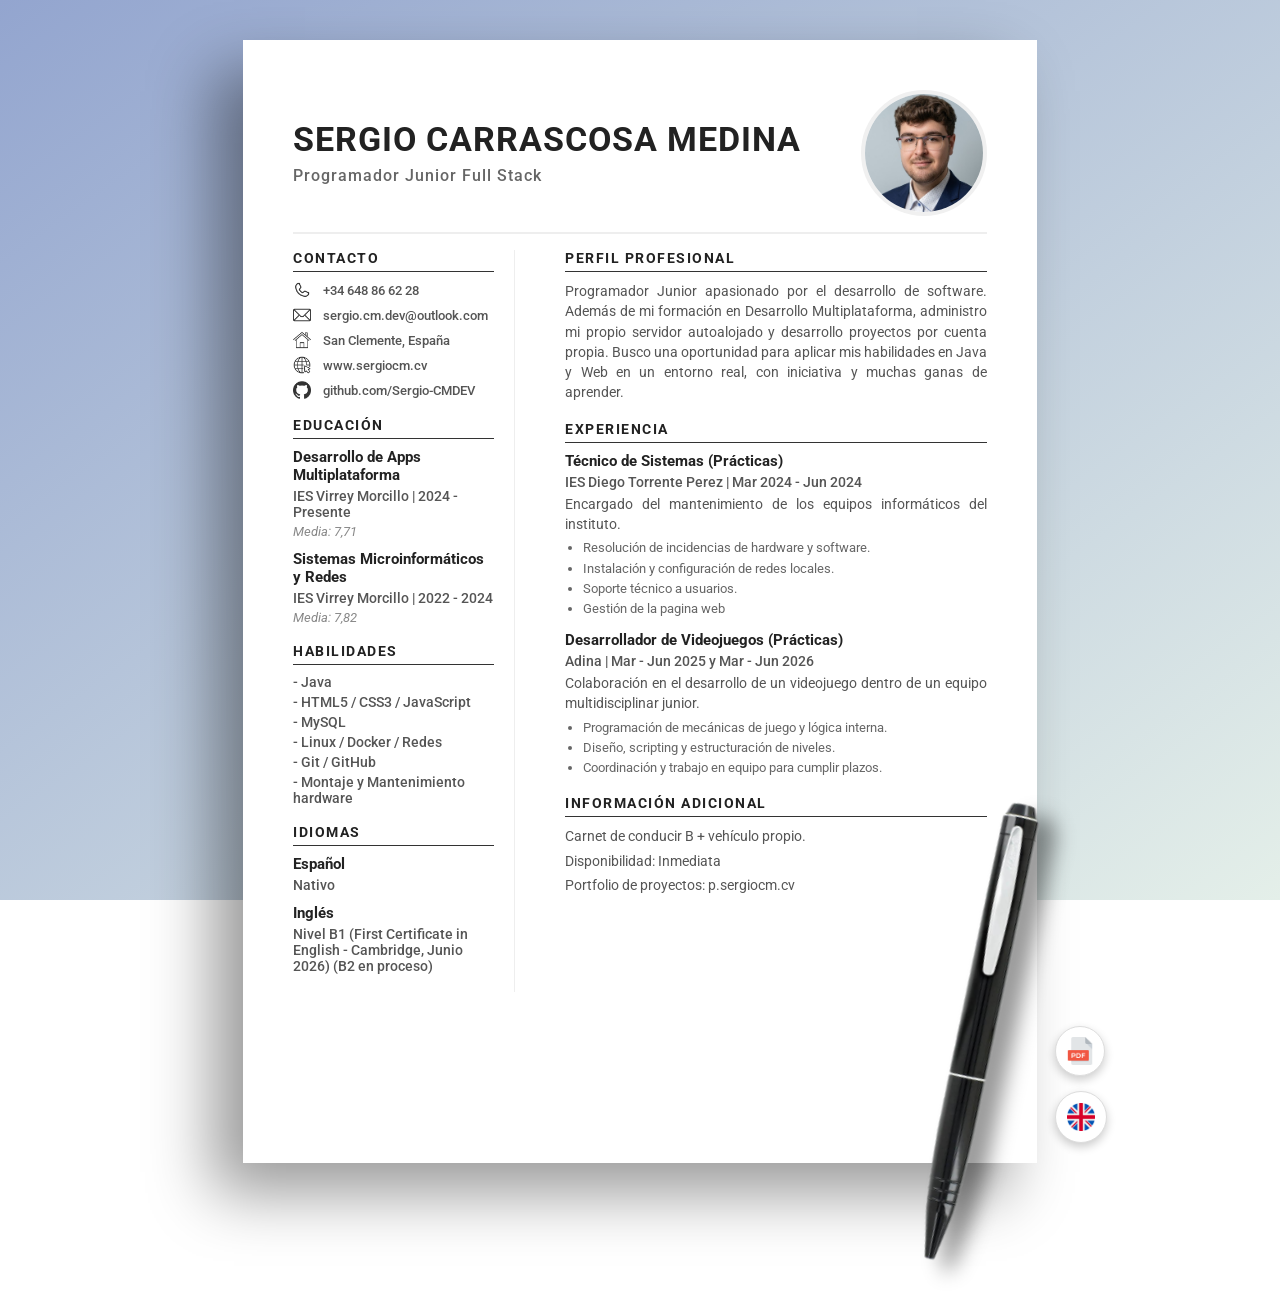
<file: index.html>
<!DOCTYPE html>
<html lang="es">
  <head>
    <meta charset="UTF-8">
    <title>Sergio Carrascosa | Programador Junior Full Stack</title>
    <meta name="description" content="CV de Sergio Carrascosa, programador junior Full Stack especializado en Java, desarrollo web y aplicaciones multiplataforma. Experiencia y formación.">
    <meta name="viewport" content="width=device-width, initial-scale=1.0">
    <link rel="icon" href="icons/favicon.ico" type="image/x-icon">
    <link rel="apple-touch-icon" href="icons/favicon.ico">
    <link rel="manifest" href="manifest.webmanifest">
    <meta name="theme-color" content="#ffffff">
    <link rel="canonical" href="https://sergiocm.cv/">
    <link rel="alternate" hreflang="es" href="https://sergiocm.cv/">
    <link rel="alternate" hreflang="en" href="https://sergiocm.cv/english.html">
    <link rel="alternate" hreflang="x-default" href="https://sergiocm.cv/">
    <link rel="preload" as="image" href="pfp.jpg" fetchpriority="high">
    <link rel="preconnect" href="https://fonts.googleapis.com">
    <link rel="preconnect" href="https://fonts.gstatic.com" crossorigin>
    <link href="https://fonts.googleapis.com/css2?family=Roboto:wght@400;500;700&display=swap" rel="stylesheet">
    <link rel="stylesheet" href="style.css">
    <meta property="og:type" content="profile">
    <meta property="og:title" content="Sergio Carrascosa | Programador Junior Full Stack">
    <meta property="og:description" content="CV de Sergio Carrascosa, programador junior Full Stack especializado en Java, desarrollo web y aplicaciones multiplataforma.">
    <meta property="og:url" content="https://sergiocm.cv/">
    <meta property="og:image" content="https://sergiocm.cv/pfp.jpg">
    <meta property="og:image:alt" content="Foto de perfil de Sergio Carrascosa">
    <meta property="og:locale" content="es_ES">
    <meta property="og:locale:alternate" content="en_GB">
    <meta name="twitter:card" content="summary_large_image">
    <meta name="twitter:title" content="Sergio Carrascosa | Programador Junior Full Stack">
    <meta name="twitter:description" content="CV de Sergio Carrascosa, programador junior Full Stack especializado en Java y desarrollo web.">
    <meta name="twitter:image" content="https://sergiocm.cv/pfp.jpg">
    <script type="application/ld+json">
      {
        "@context": "https://schema.org",
        "@type": "ProfilePage",
        "name": "CV de Sergio Carrascosa",
        "url": "https://sergiocm.cv/",
        "inLanguage": "es",
        "datePublished": "2026-07-24",
        "dateModified": "2026-09-15",
        "author": {
          "@type": "Person",
          "name": "Sergio Carrascosa Medina",
          "url": "https://sergiocm.cv/"
        },
        "mainEntity": {
          "@type": "Person",
          "name": "Sergio Carrascosa Medina",
          "jobTitle": "Programador Junior Full Stack",
          "url": "https://sergiocm.cv/",
          "image": "https://sergiocm.cv/pfp.jpg",
          "email": "mailto:sergio.cm.dev@outlook.com",
          "sameAs": [
            "https://github.com/Sergio-CMDEV",
            "https://p.sergiocm.cv"
          ],
          "knowsAbout": [
            "Java",
            "HTML5",
            "CSS3",
            "JavaScript",
            "MySQL",
            "Linux",
            "Docker",
            "Git"
          ]
        }
      }
    </script>
  </head>
  <body>

    <div class="hoja-folio">
      
      <header class="encabezado">
        <div>

          <h1 class="nombre">Sergio Carrascosa Medina</h1>

          <p class="subtitulo">Programador Junior Full Stack</p>

        </div>
        <img class="foto" src="pfp.jpg" width="118" height="118" alt="Foto de perfil" fetchpriority="high">
      </header>

      <div class="separador"></div>

      <main class="grid-cv">
        
        <div class="col-izq">
          
          <section class="bloque">
            <h2>CONTACTO</h2>
            <div class="contacto-fila"><img src="icons/telefono.png" alt="Teléfono"> +34 648 86 62 28</div>
            <div class="contacto-fila"><img src="icons/email.png" alt="Correo electrónico"> sergio.cm.dev@outlook.com</div>
            <div class="contacto-fila"><img src="icons/home.png" alt="Ubicación"> San Clemente, España</div>
            <div class="contacto-fila"><img src="icons/web.png" alt="Sitio web"> <a href="/" target="_blank">www.sergiocm.cv</a></div>
            <div class="contacto-fila"><img src="icons/github.png" alt="GitHub"> <a href="https://github.com/Sergio-CMDEV" target="_blank">github.com/Sergio-CMDEV</a></div>
          </section>

          <section class="bloque">
            <h2>EDUCACIÓN</h2>
            
            <div class="item">
              <p class="negrita">Desarrollo de Apps Multiplataforma</p>
              <p class="gris">IES Virrey Morcillo | 2024 - Presente</p>
              <p class="gris-claro">Media: 7,71</p>
            </div>

            <div class="item">
              <p class="negrita">Sistemas Microinformáticos y Redes</p>
              <p class="gris">IES Virrey Morcillo | 2022 - 2024</p>
              <p class="gris-claro">Media: 7,82</p>

            </div>
          </section>

          <section class="bloque">
            <h2>Habilidades</h2>
            <p class="gris">- Java</p>
            <p class="gris">- HTML5 / CSS3 / JavaScript</p>
            <p class="gris">- MySQL</p>
            <p class="gris">- Linux / Docker / Redes</p>
            <p class="gris">- Git / GitHub</p>
            <p class="gris">- Montaje y Mantenimiento hardware</p>
          </section>

          <section class="bloque">
            <h2>IDIOMAS</h2>
            <div class="item">
              <p class="negrita">Español</p>
              <p class="gris">Nativo</p>
            </div>
            <div class="item">
              <p class="negrita">Inglés</p>
              <p class="gris">Nivel B1 (First Certificate in English - Cambridge, Junio 2026) (B2 en proceso)</p>
            </div>
          </section>

        </div>

        <div class="col-der">
          
          <section class="bloque">
            <h2>PERFIL PROFESIONAL</h2>
            <p class="texto">
              Programador Junior apasionado por el desarrollo de software. Además de mi formación en Desarrollo
              Multiplataforma, administro mi propio servidor autoalojado y desarrollo proyectos por cuenta propia.
              Busco una oportunidad para aplicar mis habilidades en Java y Web en un entorno real, con iniciativa
              y muchas ganas de aprender.
            </p>
          </section>

          <section class="bloque">
            <h2>EXPERIENCIA</h2>
            
            <div class="item">
              <p class="negrita">Técnico de Sistemas (Prácticas)</p>
              <p class="gris">IES Diego Torrente Perez | Mar 2024 - Jun 2024</p>
              <p class="texto">
                Encargado del mantenimiento de los equipos informáticos del instituto.</p>
              <ul class="lista">
                <li>Resolución de incidencias de hardware y software.</li>
                <li>Instalación y configuración de redes locales.</li>
                <li>Soporte técnico a usuarios.</li>
                <li>Gestión de la pagina web</li>
              </ul>
            </div>

            <div class="item">
              <p class="negrita">Desarrollador de Videojuegos (Prácticas)</p>
              <p class="gris">Adina | Mar - Jun 2025 y Mar - Jun 2026</p>
              <p class="texto">
                Colaboración en el desarrollo de un videojuego dentro de un equipo multidisciplinar junior.
              </p>
              <ul class="lista">
                <li>Programación de mecánicas de juego y lógica interna.</li>
                <li>Diseño, scripting y estructuración de niveles.</li>
                <li>Coordinación y trabajo en equipo para cumplir plazos.</li>
              </ul>
            </div>
          </section>

          <section class="bloque">
            <h2>INFORMACIÓN ADICIONAL</h2>
            <p class="texto">Carnet de conducir B + vehículo propio.</p>
            <p class="texto">Disponibilidad: Inmediata</p>
            <p class="texto">Portfolio de proyectos: <a href="https://p.sergiocm.cv" target="_blank">p.sergiocm.cv</a></p>
          </section>
        </div>
      </main>

      <footer>
        <div class="botones">
        <button class="btn-circular" onclick="window.print()" aria-label="Imprimir CV">
          <img src="icons/pdf.png" alt="">
        </button>
        <a class="btn-circular" href="english.html" aria-label="Ver CV en inglés">
          <img src="icons/reino-unido.png" alt="English">
        </a>
        </div>

        <img class="boli" src="lapiz.png" loading="lazy" decoding="async" alt="">
      </footer>

    </div>
  </body>
</html>
</file>
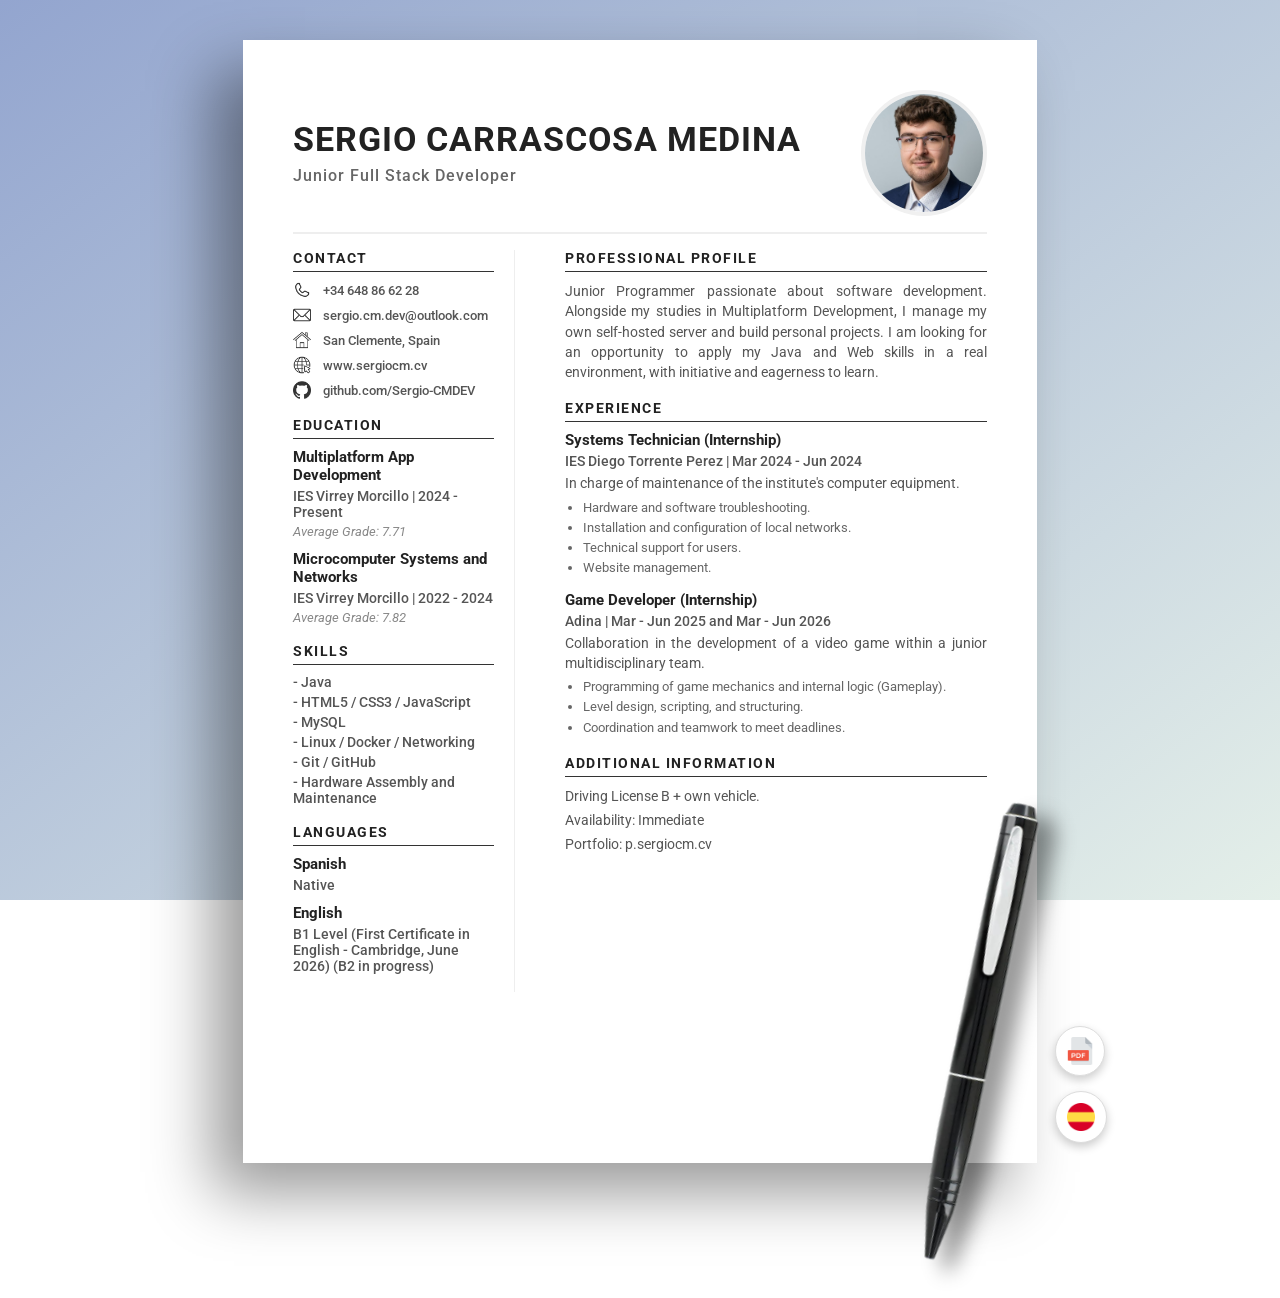
<file: english.html>
<!DOCTYPE html>
<html lang="en">
  <head>
    <meta charset="UTF-8">
    <title>Sergio Carrascosa | Junior Full Stack Developer CV</title>
    <meta name="description" content="CV of Sergio Carrascosa, junior Full Stack developer specialized in Java, web development and multiplatform applications. See my experience and education.">
    <meta name="viewport" content="width=device-width, initial-scale=1.0">
    <link rel="icon" href="icons/favicon.ico" type="image/x-icon">
    <link rel="apple-touch-icon" href="icons/favicon.ico">
    <link rel="manifest" href="manifest.webmanifest">
    <meta name="theme-color" content="#ffffff">
    <link rel="canonical" href="https://sergiocm.cv/english.html">
    <link rel="alternate" hreflang="es" href="https://sergiocm.cv/">
    <link rel="alternate" hreflang="en" href="https://sergiocm.cv/english.html">
    <link rel="alternate" hreflang="x-default" href="https://sergiocm.cv/">
    <link rel="preload" as="image" href="pfp.jpg" fetchpriority="high">
    <link rel="preconnect" href="https://fonts.googleapis.com">
    <link rel="preconnect" href="https://fonts.gstatic.com" crossorigin>
    <link href="https://fonts.googleapis.com/css2?family=Roboto:wght@400;500;700&display=swap" rel="stylesheet">
    <link rel="stylesheet" href="style.css">
    <meta property="og:type" content="profile">
    <meta property="og:title" content="Sergio Carrascosa | Junior Full Stack Developer CV">
    <meta property="og:description" content="CV of Sergio Carrascosa, junior Full Stack developer specialized in Java, web development and multiplatform applications.">
    <meta property="og:url" content="https://sergiocm.cv/english.html">
    <meta property="og:image" content="https://sergiocm.cv/pfp.jpg">
    <meta property="og:image:alt" content="Profile photo of Sergio Carrascosa">
    <meta property="og:locale" content="en_GB">
    <meta property="og:locale:alternate" content="es_ES">
    <meta name="twitter:card" content="summary_large_image">
    <meta name="twitter:title" content="Sergio Carrascosa | Junior Full Stack Developer CV">
    <meta name="twitter:description" content="CV of Sergio Carrascosa, junior Full Stack developer specialized in Java and web development.">
    <meta name="twitter:image" content="https://sergiocm.cv/pfp.jpg">
    <script type="application/ld+json">
      {
        "@context": "https://schema.org",
        "@type": "ProfilePage",
        "name": "Sergio Carrascosa CV",
        "url": "https://sergiocm.cv/english.html",
        "inLanguage": "en",
        "datePublished": "2026-07-24",
        "dateModified": "2026-09-15",
        "author": {
          "@type": "Person",
          "name": "Sergio Carrascosa Medina",
          "url": "https://sergiocm.cv/english.html"
        },
        "mainEntity": {
          "@type": "Person",
          "name": "Sergio Carrascosa Medina",
          "jobTitle": "Junior Full Stack Developer",
          "url": "https://sergiocm.cv/english.html",
          "image": "https://sergiocm.cv/pfp.jpg",
          "email": "mailto:sergio.cm.dev@outlook.com",
          "sameAs": [
            "https://github.com/Sergio-CMDEV",
            "https://p.sergiocm.cv"
          ],
          "knowsAbout": [
            "Java",
            "HTML5",
            "CSS3",
            "JavaScript",
            "MySQL",
            "Linux",
            "Docker",
            "Git"
          ]
        }
      }
    </script>
  </head>
  <body>

    <div class="hoja-folio">
      
      <header class="encabezado">
        <div>
          <h1 class="nombre">Sergio Carrascosa Medina</h1>
          <p class="subtitulo">Junior Full Stack Developer</p>
        </div>
        <img class="foto" src="pfp.jpg" width="118" height="118" alt="Profile Photo" fetchpriority="high">
      </header>

      <div class="separador"></div>

      <main class="grid-cv">
        
        <div class="col-izq">
          
          <section class="bloque">
            <h2>CONTACT</h2>
            <div class="contacto-fila"><img src="icons/telefono.png" alt="Phone"> +34 648 86 62 28</div>
            <div class="contacto-fila"><img src="icons/email.png" alt="Email"> sergio.cm.dev@outlook.com</div>
            <div class="contacto-fila"><img src="icons/home.png" alt="Location"> San Clemente, Spain</div>
            <div class="contacto-fila"><img src="icons/web.png" alt="Website"> <a href="/" target="_blank">www.sergiocm.cv</a></div>
            <div class="contacto-fila"><img src="icons/github.png" alt="GitHub"> <a href="https://github.com/Sergio-CMDEV" target="_blank">github.com/Sergio-CMDEV</a></div>
          </section>

          <section class="bloque">
            <h2>EDUCATION</h2>
            
            <div class="item">
              <p class="negrita">Multiplatform App Development</p>
              <p class="gris">IES Virrey Morcillo | 2024 - Present</p>
              <p class="gris-claro">Average Grade: 7.71</p>
            </div>

            <div class="item">
              <p class="negrita">Microcomputer Systems and Networks</p>
              <p class="gris">IES Virrey Morcillo | 2022 - 2024</p>
              <p class="gris-claro">Average Grade: 7.82</p>
            </div>
          </section>

          <section class="bloque">
            <h2>SKILLS</h2>
            <p class="gris">- Java</p>
            <p class="gris">- HTML5 / CSS3 / JavaScript</p>
            <p class="gris">- MySQL</p>
            <p class="gris">- Linux / Docker / Networking</p>
            <p class="gris">- Git / GitHub</p>
            <p class="gris">- Hardware Assembly and Maintenance</p>
          </section>

          <section class="bloque">
            <h2>LANGUAGES</h2>
            <div class="item">
              <p class="negrita">Spanish</p>
              <p class="gris">Native</p>
            </div>
            <div class="item">
              <p class="negrita">English</p>
              <p class="gris">B1 Level (First Certificate in English - Cambridge, June 2026) (B2 in progress)</p>
            </div>
          </section>

        </div>

        <div class="col-der">
          
          <section class="bloque">
            <h2>PROFESSIONAL PROFILE</h2>
            <p class="texto">
              Junior Programmer passionate about software development. Alongside my studies in Multiplatform Development, I manage my own self-hosted server and build personal projects. I am looking for an opportunity to apply my Java and Web skills in a real environment, with initiative and eagerness to learn.
            </p>
          </section>

          <section class="bloque">
            <h2>EXPERIENCE</h2>
            
            <div class="item">
              <p class="negrita">Systems Technician (Internship)</p>
              <p class="gris">IES Diego Torrente Perez | Mar 2024 - Jun 2024</p>
              <p class="texto">
                In charge of maintenance of the institute's computer equipment.
              </p>
              <ul class="lista">
                <li>Hardware and software troubleshooting.</li>
                <li>Installation and configuration of local networks.</li>
                <li>Technical support for users.</li>
                <li>Website management.</li>
              </ul>
            </div>

            <div class="item">
              <p class="negrita">Game Developer (Internship)</p>
              <p class="gris">Adina | Mar - Jun 2025 and Mar - Jun 2026</p>
              <p class="texto">
                Collaboration in the development of a video game within a junior multidisciplinary team.
              </p>
              <ul class="lista">
                <li>Programming of game mechanics and internal logic (Gameplay).</li>
                <li>Level design, scripting, and structuring.</li>
                <li>Coordination and teamwork to meet deadlines.</li>
              </ul>
            </div>
          </section>

          <section class="bloque">
            <h2>ADDITIONAL INFORMATION</h2>
            <p class="texto">Driving License B + own vehicle.</p>
            <p class="texto">Availability: Immediate</p>
            <p class="texto">Portfolio: <a href="https://p.sergiocm.cv" target="_blank">p.sergiocm.cv</a></p>
          </section>
        </div>
      </main>

      <footer>
        <div class="botones">
        <button class="btn-circular" onclick="window.print()" aria-label="Print CV">
          <img src="icons/pdf.png" alt="">
        </button>
        <a class="btn-circular" href="index.html" aria-label="View CV in Spanish">
          <img src="icons/espana.png" alt="Spanish"> </a>
        </div>

        <img class="boli" src="lapiz.png" loading="lazy" decoding="async" alt="">
      </footer>

    </div>
  </body>
</html>
</file>
<file: style.css>
/* --- BASE --- */
body {
  margin: 0;
  padding: 40px 0;
  font-family: 'Roboto', sans-serif;
  background: linear-gradient(to bottom right, #93a5cf 0%, #e4efe9 100%);
  background-attachment: fixed;
  background-size: cover;
  min-height: 100vh;
  overflow-x: hidden; 
}
h1, h2, p { margin: 0; }

/* --- FOLIO --- */
.hoja-folio {
  background: white;
  width: 90%;
  max-width: 21cm;
  min-height: 29.7cm;
  margin: 0 auto;
  padding: 50px;
  box-shadow: -30px 30px 60px rgba(0,0,0,0.4);
  position: relative;
  box-sizing: border-box;
}

/* --- ENCABEZADO --- */
.encabezado {
  display: flex;
  justify-content: space-between;
  align-items: center;
  margin-bottom: 16px;
}

.nombre {
  font-size: 34px; 
  text-transform: uppercase;
  color: #222;
  letter-spacing: 1px;
  line-height: 1.1;
}

.subtitulo {
  font-size: 16px;
  color: #666;
  margin-top: 8px;
  letter-spacing: 1px;
  font-weight: 500;
}

.foto {
  width: 118px;
  height: 118px;
  border-radius: 50%;
  object-fit: cover;
  border: 4px solid #f0f0f0; 
  margin-left: 20px;
  flex-shrink: 0; 
}

.separador {
  border-bottom: 2px solid #eee;
  margin-bottom: 16px;
}

/* --- ESTRUCTURA --- */
.grid-cv {
  display: grid;
  grid-template-columns: 32% 1fr; 
  gap: 40px;
}

.col-izq { 
  border-right: 1px solid #eee; 
  padding-right: 20px; 
}

.col-der { 
  padding-left: 10px; 
}

/* --- ESTILOS DE TEXTO --- */

h2 { 
  font-size: 14px;
  text-transform: uppercase; 
  color: #222;
  border-bottom: 1px solid #333;
  padding-bottom: 5px;
  margin-bottom: 9px;
  letter-spacing: 1.5px;
  font-weight: 700;
}

.bloque {
    margin-bottom: 18px;
}

.item {
    margin-bottom: 11px;
}

.negrita {
  font-weight: 700;
  font-size: 15px;
  color: #222;
  margin-bottom: 4px;
}

.gris {
  color: #555;
  font-size: 14px;
  margin-bottom: 4px;
  font-weight: 500;
}

.gris-claro {
  color: #888;
  font-size: 13px;
  font-style: italic;
  margin-top: 2px;
}

.texto {
  color: #555;
  font-size: 14px;
  line-height: 1.45;
  text-align: justify;
  margin-top: 4px;
}

/* --- LISTAS Y CONTACTO --- */

.lista {
  padding-left: 18px;
  margin-top: 5px;
  color: #666;
  font-size: 13px;
  line-height: 1.4;
}

.lista li {
  margin-bottom: 2px;
}

.contacto-fila {
  display: flex;
  align-items: center;
  margin-bottom: 7px;
  font-size: 13px;
  color: #555;
  font-weight: 500;
}

.contacto-fila img {
  width: 18px; 
  margin-right: 12px;
  opacity: 0.8;
}

/* --- DECORACIÓN Y BOTONES --- */
.boli {
  position: absolute;
  width: 450px;
  bottom: -100px;
  right: -150px;
  transform: rotate(-10deg);
  filter: drop-shadow(15px 15px 10px rgba(0,0,0,0.4));
  z-index: 20;
}

.botones {
  position: absolute;
  bottom: 20px;
  right: -70px; 
  display: flex;
  flex-direction: column;
  gap: 15px;
  z-index: 100; 
}

.btn-circular {
  width: 50px;
  height: 50px;
  background: white; 
  border-radius: 50%;
  border: 1px solid #ddd; 
  cursor: pointer;
  display: flex;
  justify-content: center;
  align-items: center;
  box-shadow: 0px 4px 10px rgba(0,0,0,0.2); 
  transition: transform 0.2s ease;
  text-decoration: none;
}

.btn-circular:hover { 
  transform: scale(1.1); 
  background: #f9f9f9; 
}

/* --- LINKS --- */
a {
  color: inherit;
  text-decoration: none;
}

a:visited {
  color: inherit;
}

a:hover {
  color: inherit;
}

.gris a,
.gris a:visited,
.gris a:hover {
  color: #555;
  text-decoration: none;
}

.btn-circular img { 
  width: 28px; 
  object-fit: contain;
}

/* --- MOVIL --- */
@media only screen and (max-width: 768px) {
  body { 
    padding: 0; 
    background-attachment: scroll; 
}

  .hoja-folio { 
    width: 100%; 
    padding: 25px; 
    margin: 0; 
    box-shadow: none; 
}

  .encabezado { 
    flex-direction: column-reverse; 
    text-align: center; 
}
  .foto { 
    margin: 0 0 20px 0; 
}
  .grid-cv { 
    grid-template-columns: 1fr; 
    gap: 0; 
}

  .col-izq { 
    border-right: none; 
    border-bottom: 2px solid #eee; 
    margin-bottom: 30px; 
    padding: 0; 
    padding-bottom: 30px;
}
  .boli, .botones { 
    display: none; 
}
}

/* --- IMPRIMIR --- */
@media print {
  @page {
    size: A4;
    margin: 0; 
  }
  
  body { 
    background: none; 
    padding: 0; 
    -webkit-print-color-adjust: exact; 
    print-color-adjust: exact;
  }

  .hoja-folio { 
    box-shadow: none; 
    width: 100%; 
    max-width: 210mm; 
    height: 297mm;    
    margin: 0; 
    padding: 1.5cm;   
    display: block; 
  }
  .grid-cv {
    display: grid;
    grid-template-columns: 32% 1fr;
    gap: 40px;
  }

  .boli, .botones { 
    display: none !important; 
}
}
</file>
